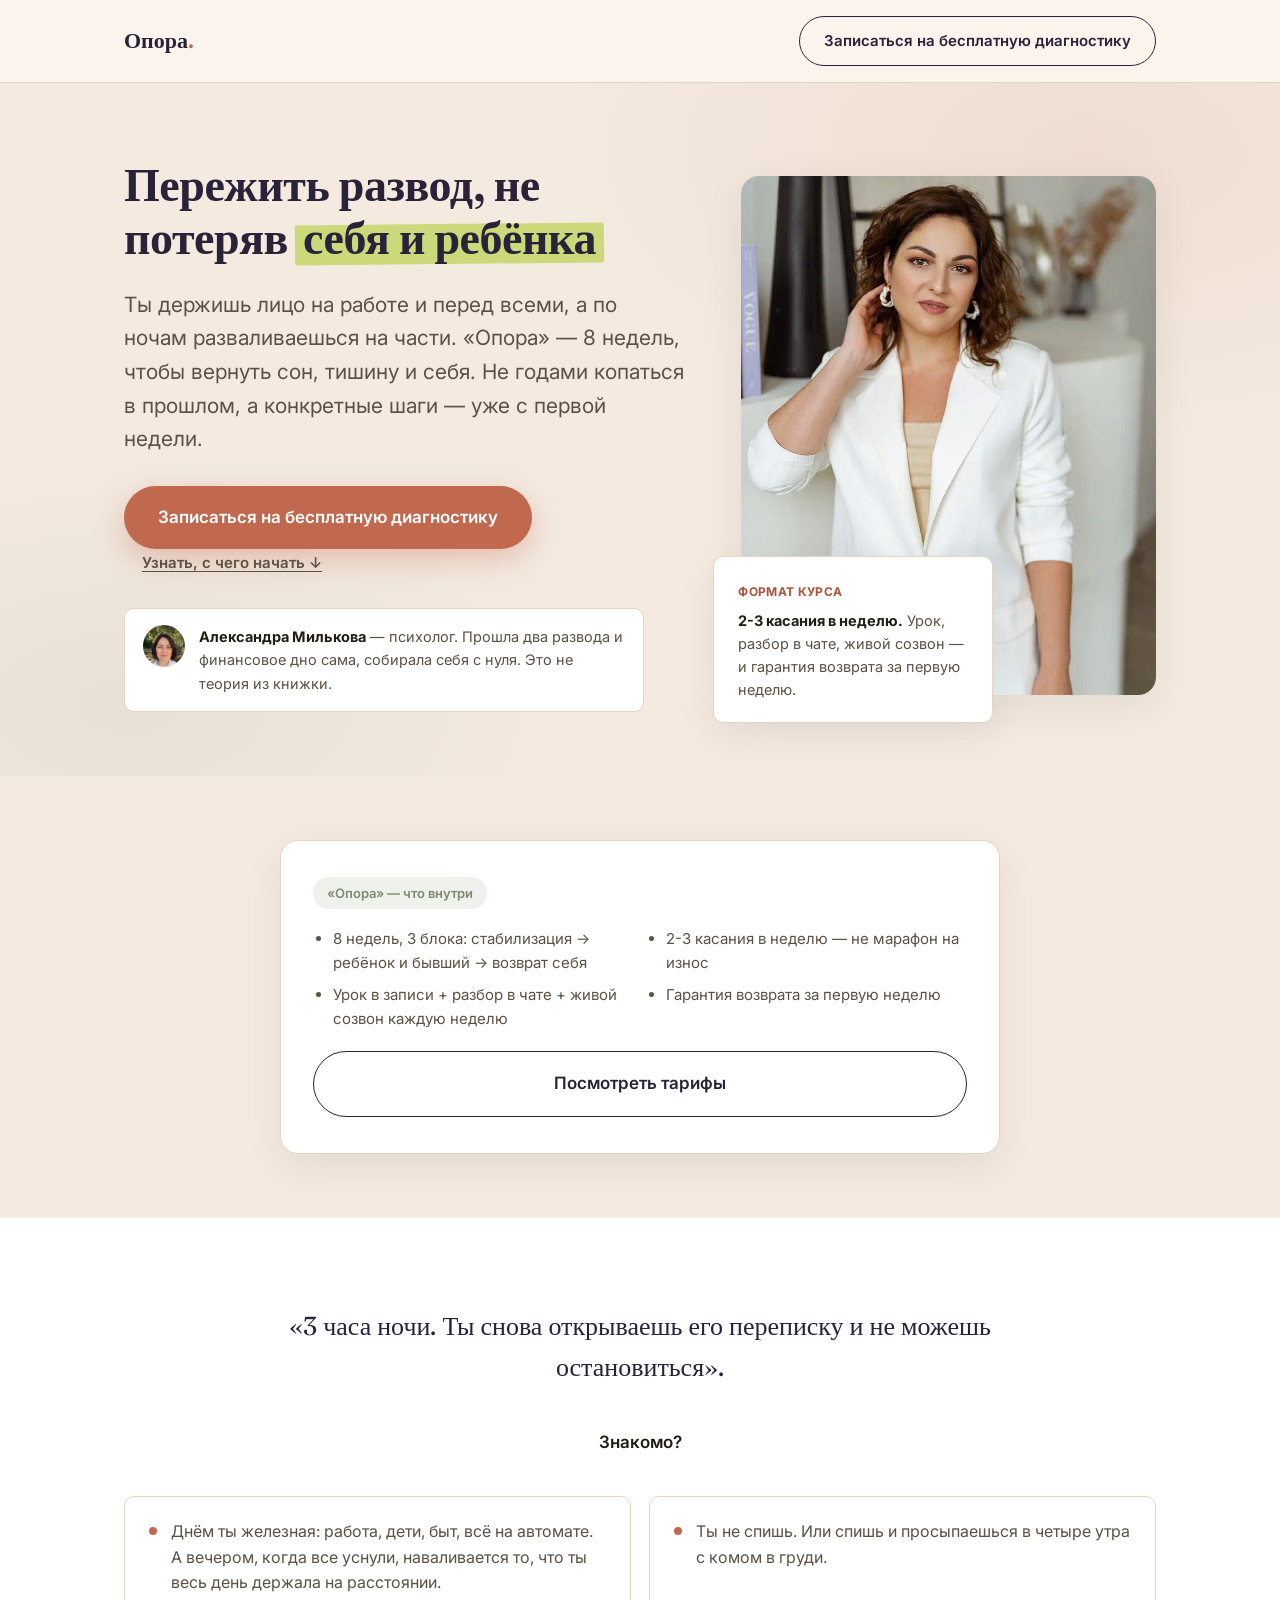
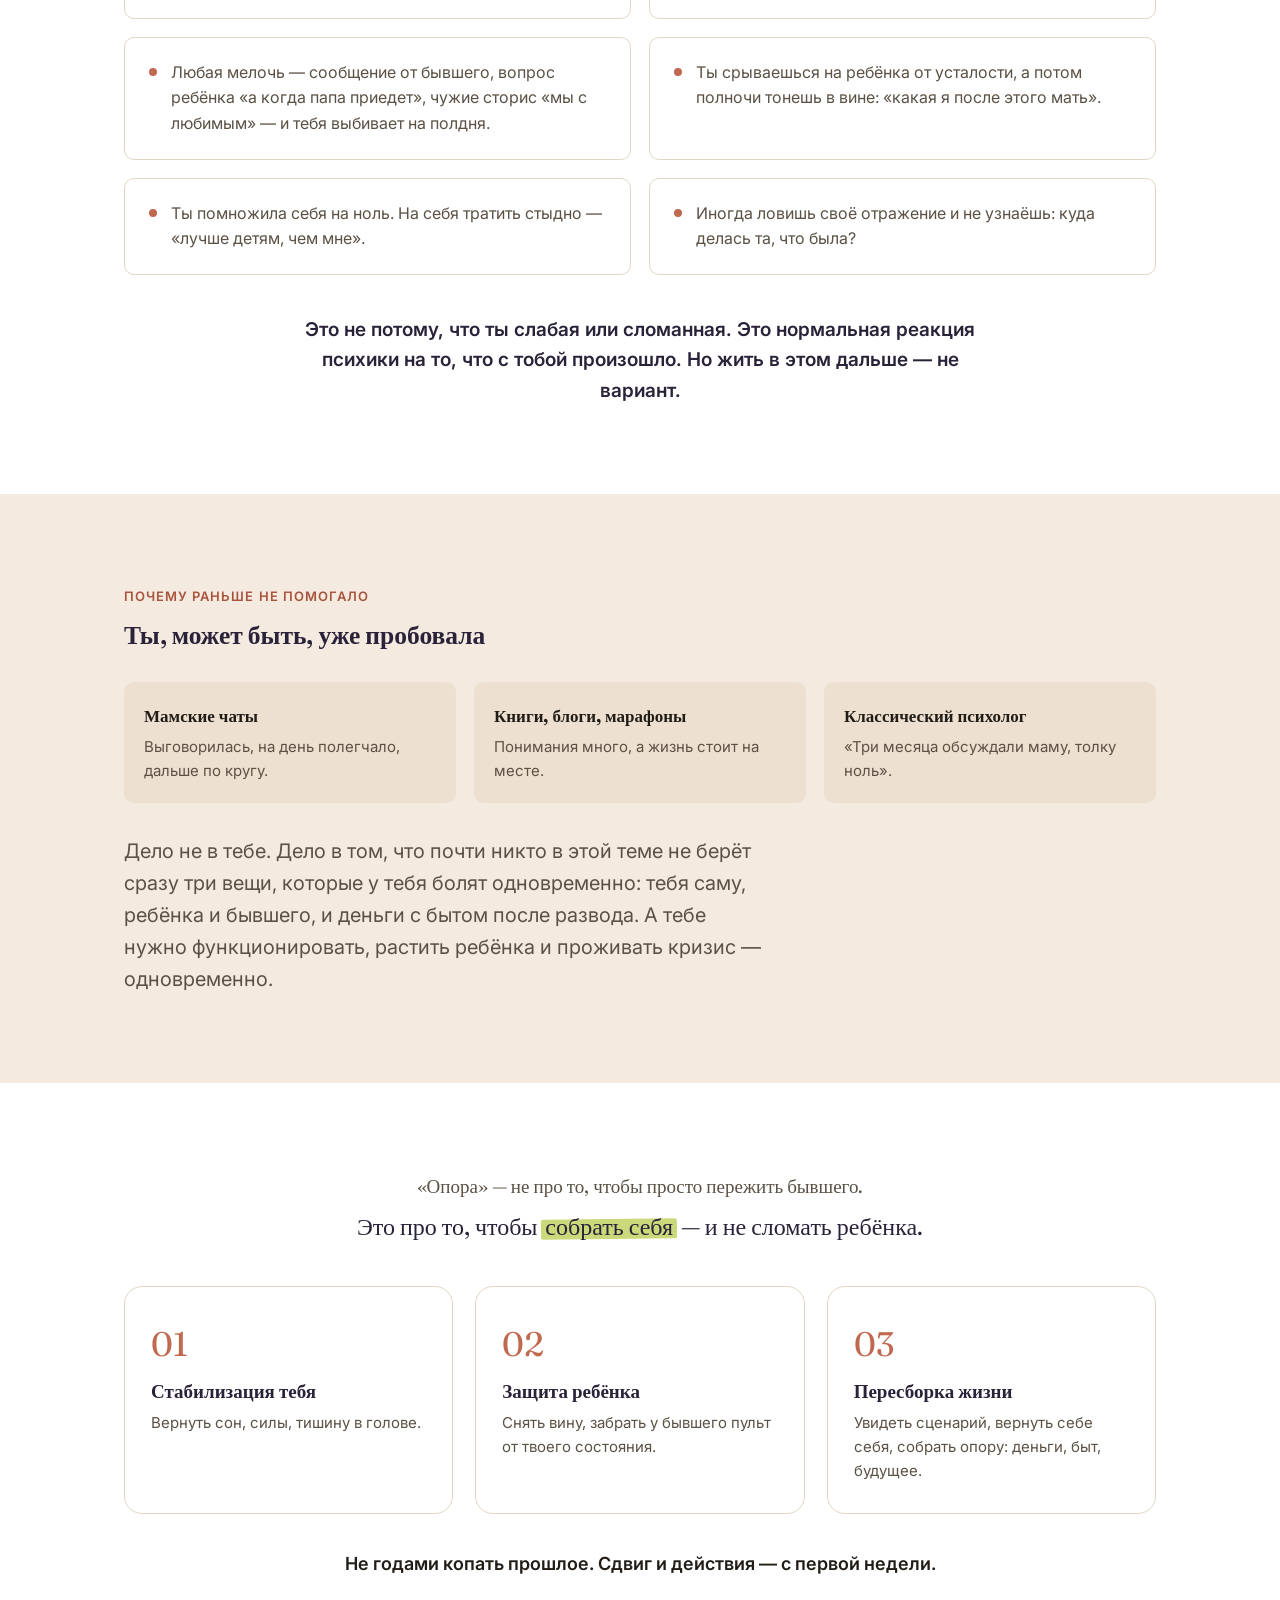
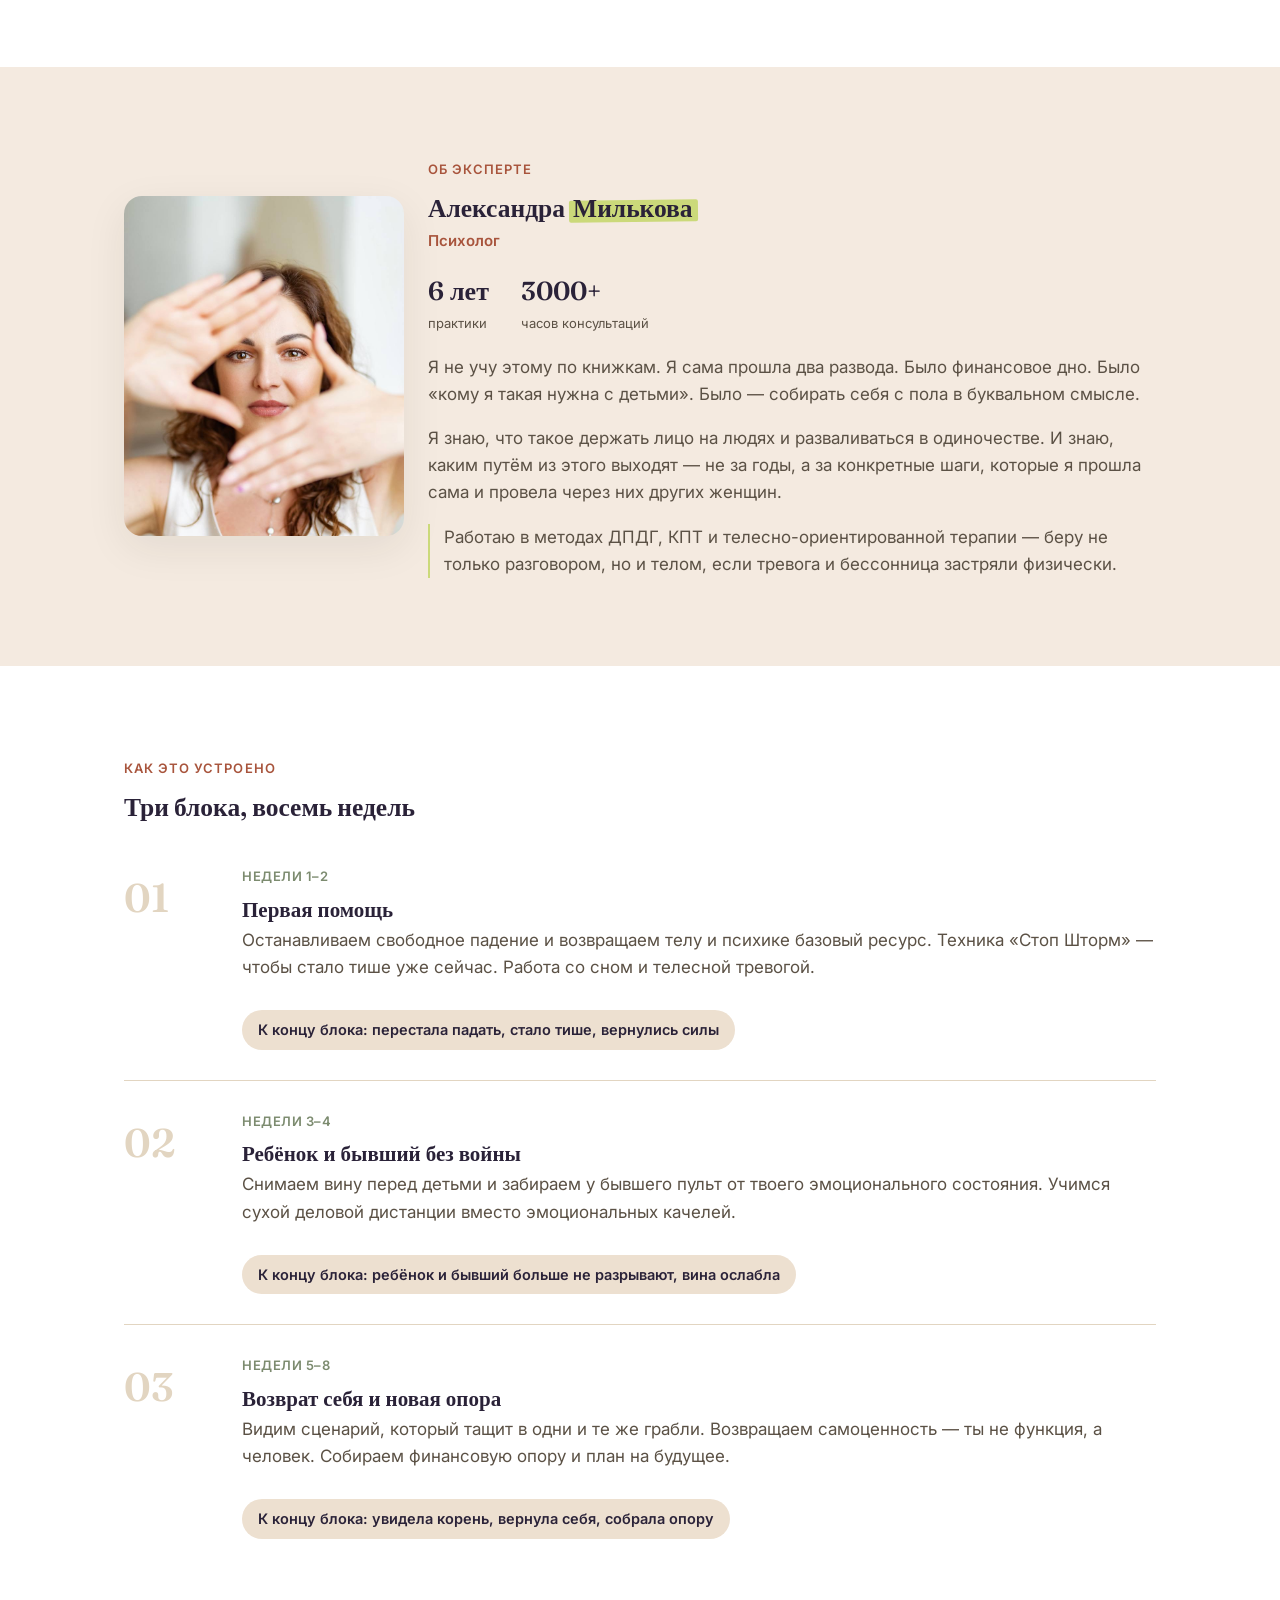
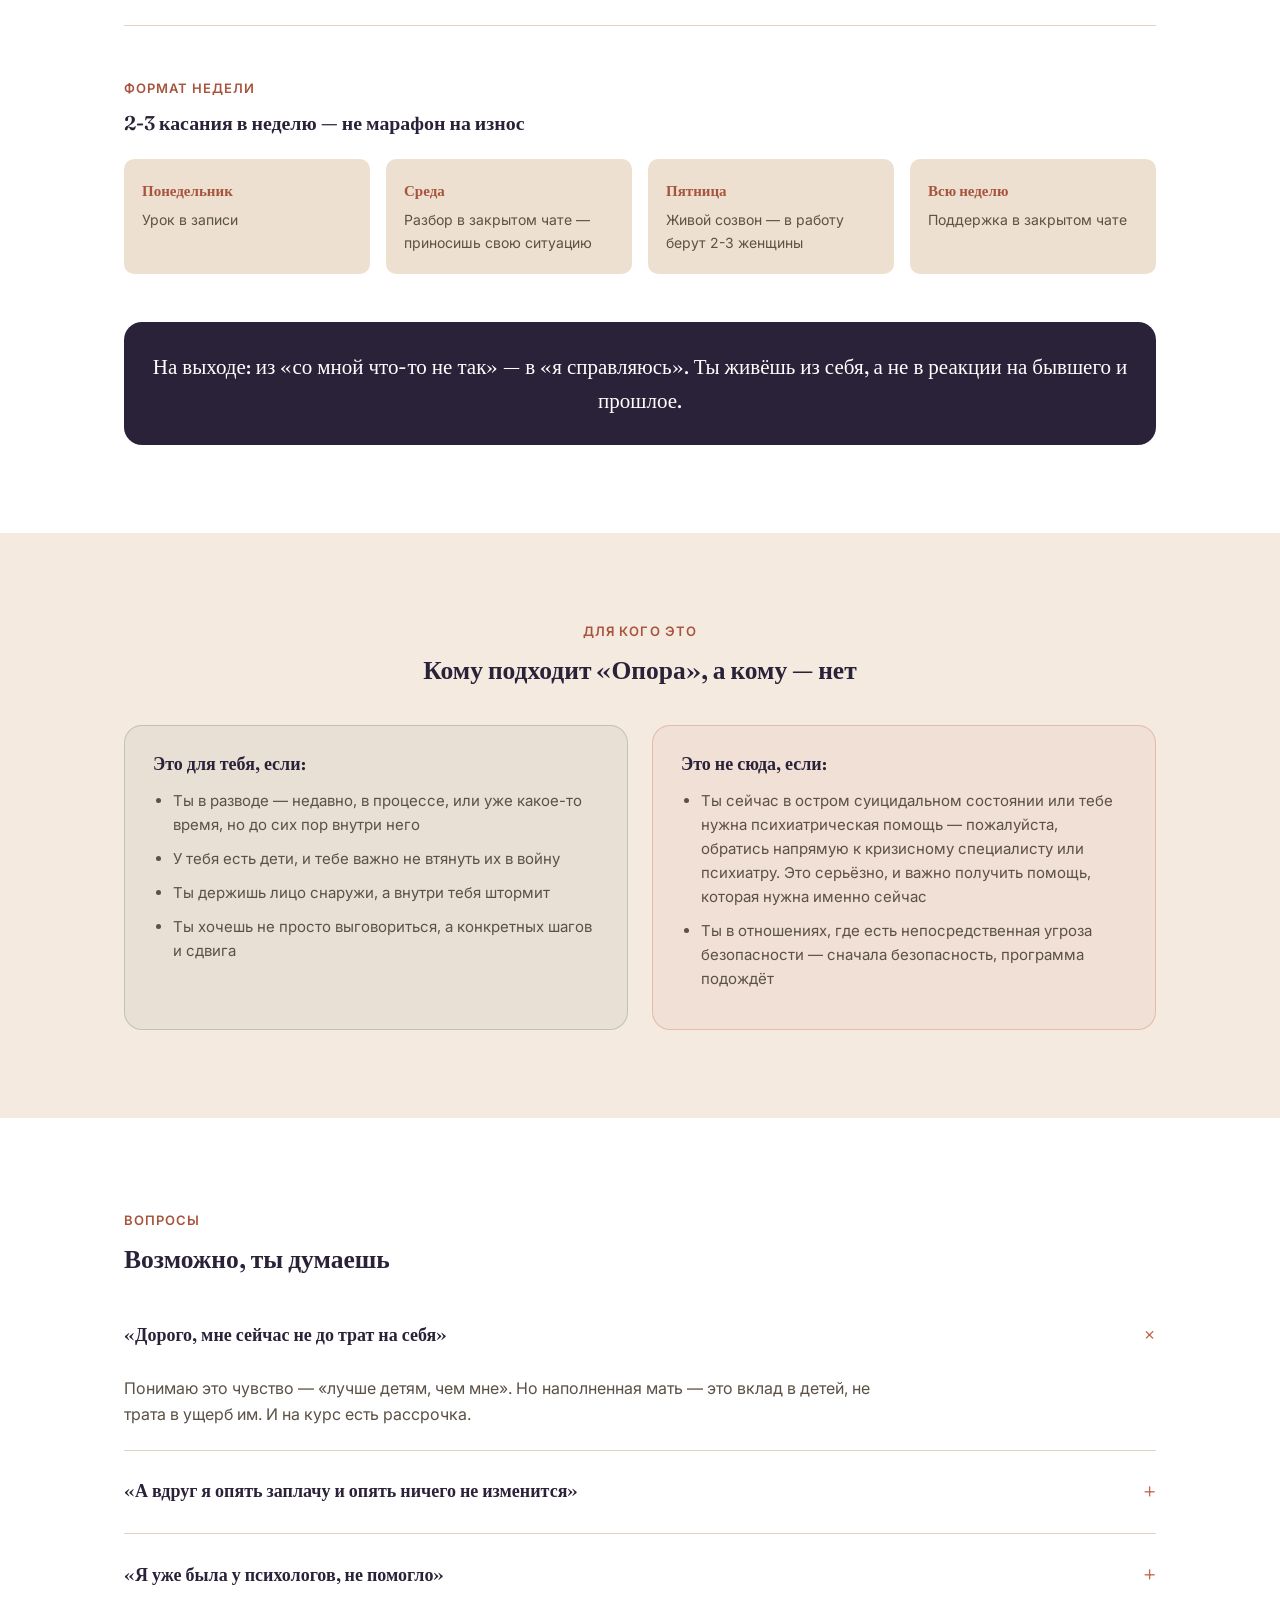
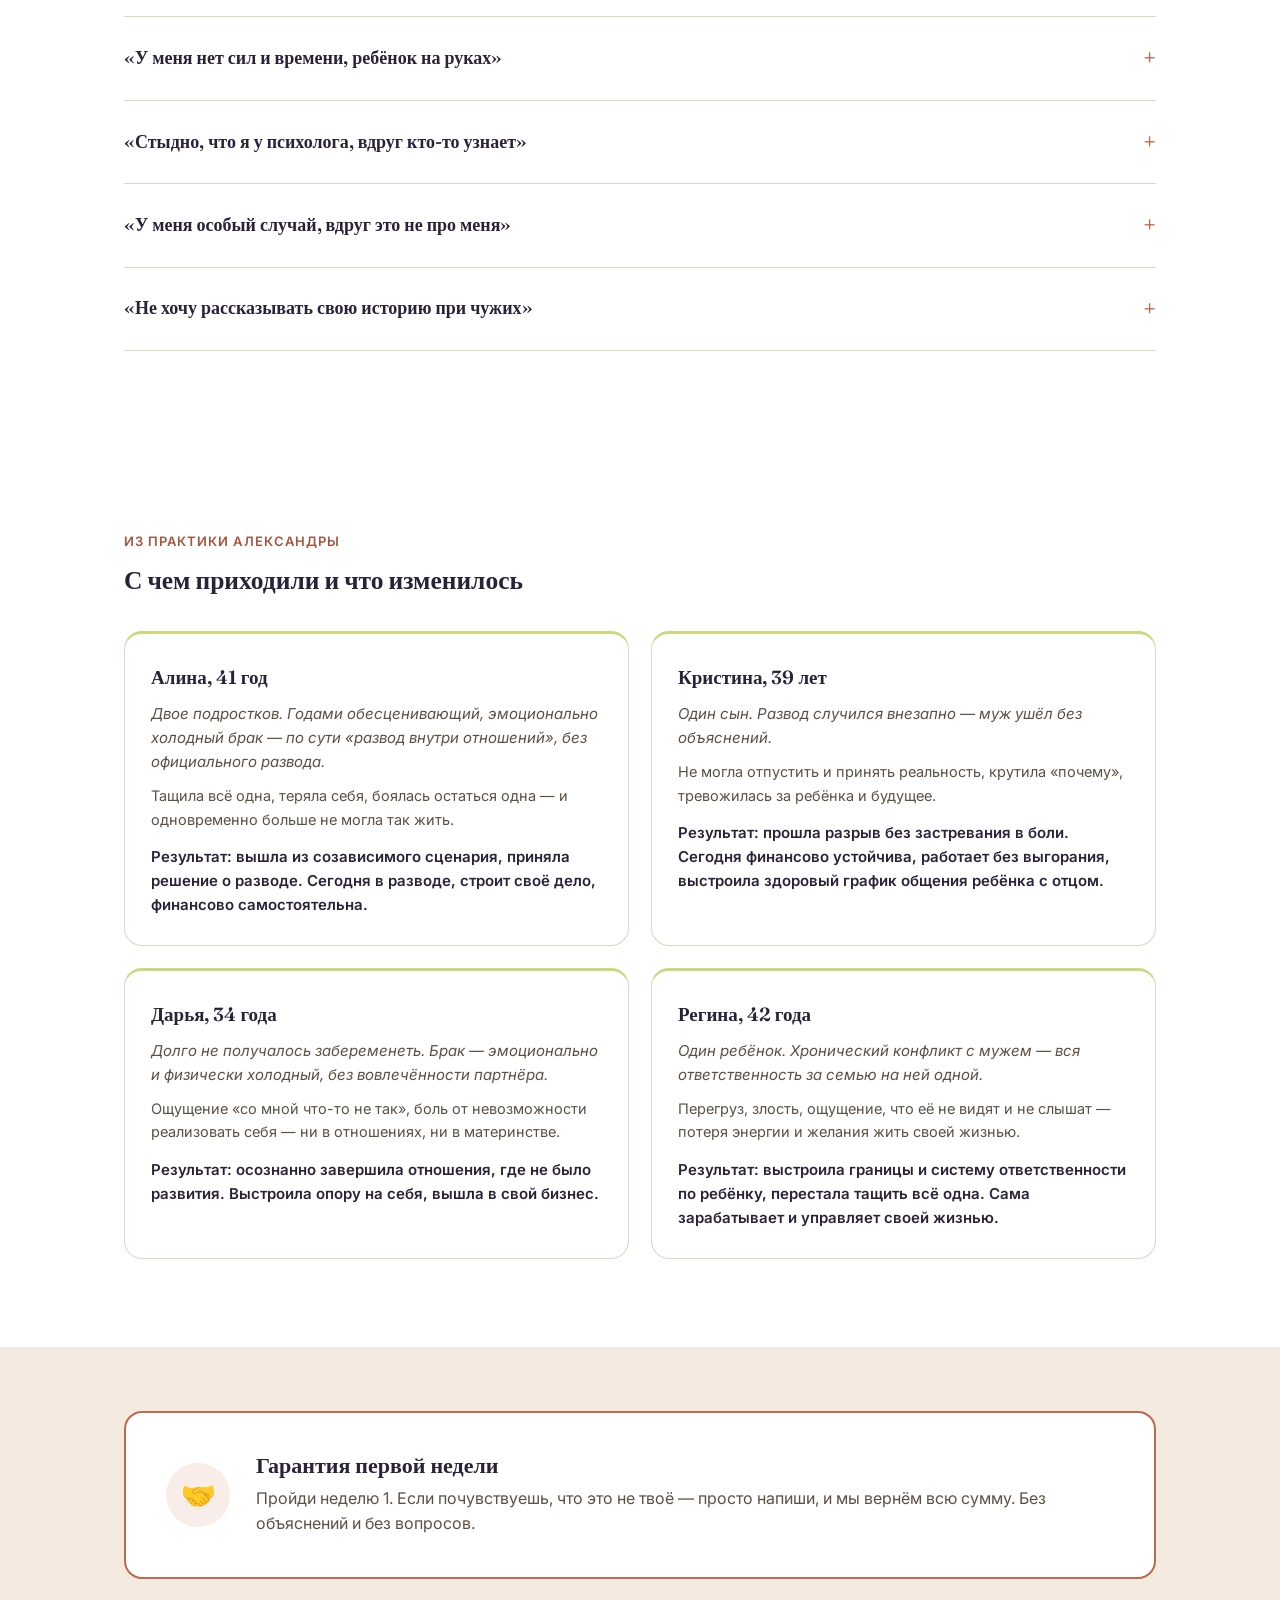
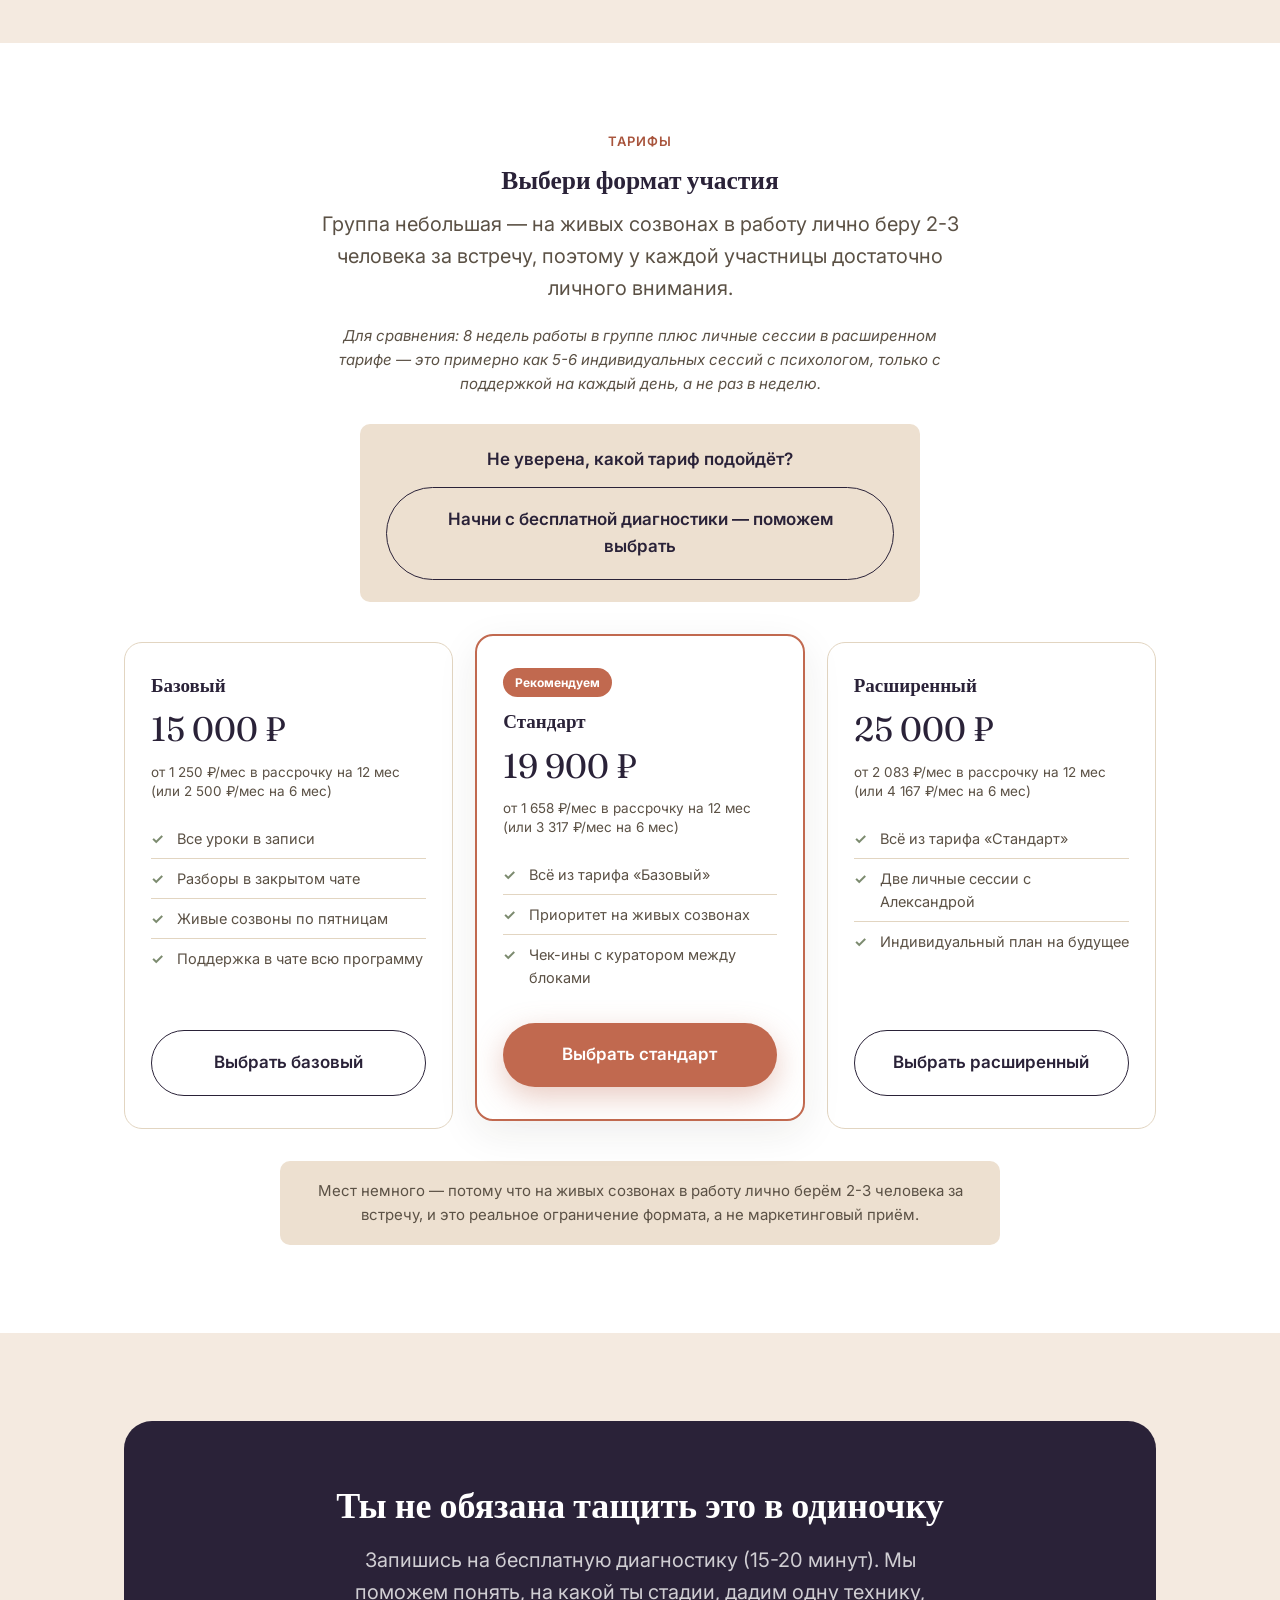
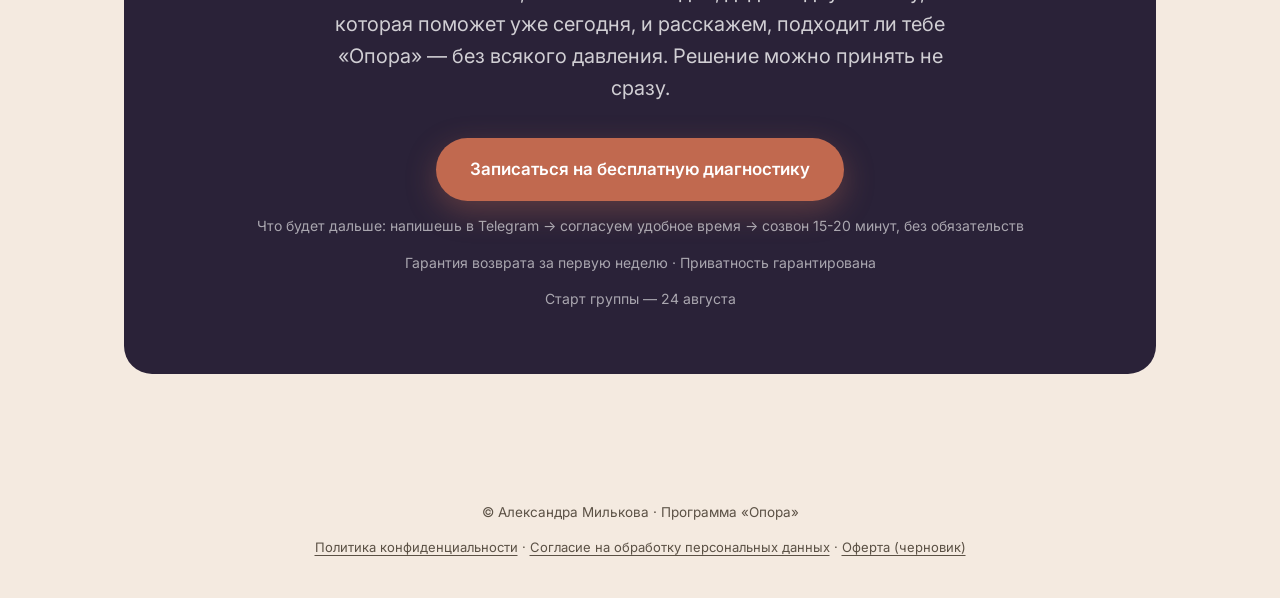
<file: index.html>
<!DOCTYPE html>
<html lang="ru">
<head>
<meta charset="UTF-8">
<meta name="viewport" content="width=device-width, initial-scale=1.0">
<title>Опора — программа для женщин с детьми в остром разводе</title>
<meta name="description" content="8-недельная программа психолога Александры Мильковой: вернуть сон, тишину и себя после развода, не втянув ребёнка в войну.">

<!-- Open Graph — замените og:url на реальный адрес после публикации -->
<meta property="og:type" content="website">
<meta property="og:title" content="Опора — пережить развод, не потеряв себя и ребёнка">
<meta property="og:description" content="8-недельная программа психолога Александры Мильковой для женщин с детьми в остром разводе. Вернуть сон, тишину и себя.">
<meta property="og:image" content="img/hero-portrait.jpg">
<meta name="twitter:card" content="summary_large_image">

<link rel="icon" href="favicon.svg" type="image/svg+xml">
<link rel="preconnect" href="https://fonts.googleapis.com">
<link rel="preconnect" href="https://fonts.gstatic.com" crossorigin>
<link href="https://fonts.googleapis.com/css2?family=Fraunces:wght@500;600;700&family=Inter:wght@400;500;600;700&display=swap" rel="stylesheet">
<link rel="stylesheet" href="styles.css">
</head>
<body>

<header class="site-header">
  <div class="wrap">
    <div class="logo">Опора<span>.</span></div>
    <a href="#cta" class="btn btn--ghost header-cta">Записаться на бесплатную диагностику</a>
  </div>
</header>

<!-- HERO -->
<section class="hero">
  <div class="wrap hero-grid">
    <div>
      <h1>Пережить развод, не потеряв <span class="highlight">себя и ребёнка</span></h1>
      <p class="lede">Ты держишь лицо на работе и перед всеми, а по ночам разваливаешься на части. «Опора» — 8 недель, чтобы вернуть сон, тишину и себя. Не годами копаться в прошлом, а конкретные шаги — уже с первой недели.</p>
      <a href="#cta" class="btn btn--primary">Записаться на бесплатную диагностику</a>
      <a href="#program" class="btn-link-secondary">Узнать, с чего начать ↓</a>
      <div class="trust-bar">
        <img class="avatar" src="img/avatar.jpg" alt="Александра Милькова">
        <p><strong>Александра Милькова</strong> — психолог. Прошла два развода и финансовое дно сама, собирала себя с нуля. Это не теория из книжки.</p>
      </div>
    </div>
    <div class="hero-photo-wrap">
      <img class="hero-photo" src="img/hero-portrait.jpg" alt="Александра Милькова, психолог">
      <div class="floating-badge">
        <span class="tag">Формат курса</span>
        <p><strong>2-3 касания в неделю.</strong> Урок, разбор в чате, живой созвон — и гарантия возврата за первую неделю.</p>
      </div>
    </div>
  </div>
</section>

<section class="section--tight">
  <div class="wrap">
    <div class="hero-card" style="max-width:720px; margin:0 auto;">
      <span class="tag">«Опора» — что внутри</span>
      <ul style="columns:2; column-gap:32px;">
        <li>8 недель, 3 блока: стабилизация → ребёнок и бывший → возврат себя</li>
        <li>Урок в записи + разбор в чате + живой созвон каждую неделю</li>
        <li>2-3 касания в неделю — не марафон на износ</li>
        <li>Гарантия возврата за первую неделю</li>
      </ul>
      <a href="#pricing" class="btn btn--ghost" style="width:100%; justify-content:center;">Посмотреть тарифы</a>
    </div>
  </div>
</section>

<!-- PROBLEM -->
<section class="section section--alt">
  <div class="wrap">
    <p class="quote-line center">«3 часа ночи. Ты снова открываешь его переписку и не можешь остановиться».</p>
    <p class="center" style="font-weight:600; margin-bottom:8px;">Знакомо?</p>
    <div class="pain-grid">
      <div class="pain-item"><span class="mark"></span><p>Днём ты железная: работа, дети, быт, всё на автомате. А вечером, когда все уснули, наваливается то, что ты весь день держала на расстоянии.</p></div>
      <div class="pain-item"><span class="mark"></span><p>Ты не спишь. Или спишь и просыпаешься в четыре утра с комом в груди.</p></div>
      <div class="pain-item"><span class="mark"></span><p>Любая мелочь — сообщение от бывшего, вопрос ребёнка «а когда папа приедет», чужие сторис «мы с любимым» — и тебя выбивает на полдня.</p></div>
      <div class="pain-item"><span class="mark"></span><p>Ты срываешься на ребёнка от усталости, а потом полночи тонешь в вине: «какая я после этого мать».</p></div>
      <div class="pain-item"><span class="mark"></span><p>Ты помножила себя на ноль. На себя тратить стыдно — «лучше детям, чем мне».</p></div>
      <div class="pain-item"><span class="mark"></span><p>Иногда ловишь своё отражение и не узнаёшь: куда делась та, что была?</p></div>
    </div>
    <p class="reassure center">Это не потому, что ты слабая или сломанная. Это нормальная реакция психики на то, что с тобой произошло. Но жить в этом дальше — не вариант.</p>
  </div>
</section>

<!-- WHY DIDN'T WORK -->
<section class="section">
  <div class="wrap">
    <span class="eyebrow">Почему раньше не помогало</span>
    <h2>Ты, может быть, уже пробовала</h2>
    <div class="tried-list">
      <div class="tried-item"><strong>Мамские чаты</strong>Выговорилась, на день полегчало, дальше по кругу.</div>
      <div class="tried-item"><strong>Книги, блоги, марафоны</strong>Понимания много, а жизнь стоит на месте.</div>
      <div class="tried-item"><strong>Классический психолог</strong>«Три месяца обсуждали маму, толку ноль».</div>
    </div>
    <p class="lede">Дело не в тебе. Дело в том, что почти никто в этой теме не берёт сразу три вещи, которые у тебя болят одновременно: тебя саму, ребёнка и бывшего, и деньги с бытом после развода. А тебе нужно функционировать, растить ребёнка и проживать кризис — одновременно.</p>
  </div>
</section>

<!-- SOLUTION / PILLARS -->
<section class="section section--alt">
  <div class="wrap">
    <p class="solution-tagline">
      <span class="strike">«Опора» — не про то, чтобы просто пережить бывшего.</span>
      Это про то, чтобы <span class="highlight">собрать себя</span> — и не сломать ребёнка.
    </p>
    <div class="pillars">
      <div class="pillar">
        <div class="num">01</div>
        <h3>Стабилизация тебя</h3>
        <p>Вернуть сон, силы, тишину в голове.</p>
      </div>
      <div class="pillar">
        <div class="num">02</div>
        <h3>Защита ребёнка</h3>
        <p>Снять вину, забрать у бывшего пульт от твоего состояния.</p>
      </div>
      <div class="pillar">
        <div class="num">03</div>
        <h3>Пересборка жизни</h3>
        <p>Увидеть сценарий, вернуть себе себя, собрать опору: деньги, быт, будущее.</p>
      </div>
    </div>
    <p class="center" style="margin-top:36px; font-weight:600; font-size:18px;">Не годами копать прошлое. Сдвиг и действия — с первой недели.</p>
  </div>
</section>

<!-- ABOUT EXPERT -->
<section class="section">
  <div class="wrap expert">
    <div>
      <img class="expert-photo" src="img/about-portrait.jpg" alt="Александра Милькова — психолог" loading="lazy">
    </div>
    <div>
      <span class="eyebrow">Об эксперте</span>
      <h2>Александра <span class="highlight">Милькова</span></h2>
      <p class="role">Психолог</p>
      <div class="expert-stats">
        <div class="stat"><span class="stat-num">6 лет</span><span class="stat-label">практики</span></div>
        <div class="stat"><span class="stat-num">3000+</span><span class="stat-label">часов консультаций</span></div>
      </div>
      <p>Я не учу этому по книжкам. Я сама прошла два развода. Было финансовое дно. Было «кому я такая нужна с детьми». Было — собирать себя с пола в буквальном смысле.</p>
      <p>Я знаю, что такое держать лицо на людях и разваливаться в одиночестве. И знаю, каким путём из этого выходят — не за годы, а за конкретные шаги, которые я прошла сама и провела через них других женщин.</p>
      <p class="credentials">Работаю в методах ДПДГ, КПТ и телесно-ориентированной терапии — беру не только разговором, но и телом, если тревога и бессонница застряли физически.</p>
    </div>
  </div>
</section>

<!-- PROGRAM STRUCTURE -->
<section class="section section--alt" id="program">
  <div class="wrap">
    <span class="eyebrow">Как это устроено</span>
    <h2 style="margin-bottom:36px;">Три блока, восемь недель</h2>

    <div class="block">
      <div class="block-num">01</div>
      <div>
        <div class="weeks">Недели 1–2</div>
        <h3>Первая помощь</h3>
        <p>Останавливаем свободное падение и возвращаем телу и психике базовый ресурс. Техника «Стоп Шторм» — чтобы стало тише уже сейчас. Работа со сном и телесной тревогой.</p>
        <span class="marker">К концу блока: перестала падать, стало тише, вернулись силы</span>
      </div>
    </div>

    <div class="block">
      <div class="block-num">02</div>
      <div>
        <div class="weeks">Недели 3–4</div>
        <h3>Ребёнок и бывший без войны</h3>
        <p>Снимаем вину перед детьми и забираем у бывшего пульт от твоего эмоционального состояния. Учимся сухой деловой дистанции вместо эмоциональных качелей.</p>
        <span class="marker">К концу блока: ребёнок и бывший больше не разрывают, вина ослабла</span>
      </div>
    </div>

    <div class="block">
      <div class="block-num">03</div>
      <div>
        <div class="weeks">Недели 5–8</div>
        <h3>Возврат себя и новая опора</h3>
        <p>Видим сценарий, который тащит в одни и те же грабли. Возвращаем самоценность — ты не функция, а человек. Собираем финансовую опору и план на будущее.</p>
        <span class="marker">К концу блока: увидела корень, вернула себя, собрала опору</span>
      </div>
    </div>

    <div class="rhythm">
      <span class="eyebrow">Формат недели</span>
      <h3>2-3 касания в неделю — не марафон на износ</h3>
      <div class="rhythm-grid">
        <div class="rhythm-item"><div class="day">Понедельник</div><p>Урок в записи</p></div>
        <div class="rhythm-item"><div class="day">Среда</div><p>Разбор в закрытом чате — приносишь свою ситуацию</p></div>
        <div class="rhythm-item"><div class="day">Пятница</div><p>Живой созвон — в работу берут 2-3 женщины</p></div>
        <div class="rhythm-item"><div class="day">Всю неделю</div><p>Поддержка в закрытом чате</p></div>
      </div>
    </div>

    <div class="outcome-banner">
      <p>На выходе: из «со мной что-то не так» — в «я справляюсь». Ты живёшь из себя, а не в реакции на бывшего и прошлое.</p>
    </div>
  </div>
</section>

<!-- FOR WHOM -->
<section class="section">
  <div class="wrap">
    <span class="eyebrow center" style="display:block; text-align:center;">Для кого это</span>
    <h2 class="center" style="margin-bottom:36px;">Кому подходит «Опора», а кому — нет</h2>
    <div class="forwhom-grid">
      <div class="forwhom-card yes">
        <h3>Это для тебя, если:</h3>
        <ul>
          <li>Ты в разводе — недавно, в процессе, или уже какое-то время, но до сих пор внутри него</li>
          <li>У тебя есть дети, и тебе важно не втянуть их в войну</li>
          <li>Ты держишь лицо снаружи, а внутри тебя штормит</li>
          <li>Ты хочешь не просто выговориться, а конкретных шагов и сдвига</li>
        </ul>
      </div>
      <div class="forwhom-card no">
        <h3>Это не сюда, если:</h3>
        <ul>
          <li>Ты сейчас в остром суицидальном состоянии или тебе нужна психиатрическая помощь — пожалуйста, обратись напрямую к кризисному специалисту или психиатру. Это серьёзно, и важно получить помощь, которая нужна именно сейчас</li>
          <li>Ты в отношениях, где есть непосредственная угроза безопасности — сначала безопасность, программа подождёт</li>
        </ul>
      </div>
    </div>
  </div>
</section>

<!-- FAQ -->
<section class="section section--alt">
  <div class="wrap">
    <span class="eyebrow">Вопросы</span>
    <h2 style="margin-bottom:20px;">Возможно, ты думаешь</h2>

    <details class="faq-item" open>
      <summary>«Дорого, мне сейчас не до трат на себя»</summary>
      <div class="answer">Понимаю это чувство — «лучше детям, чем мне». Но наполненная мать — это вклад в детей, не трата в ущерб им. И на курс есть рассрочка.</div>
    </details>
    <details class="faq-item">
      <summary>«А вдруг я опять заплачу и опять ничего не изменится»</summary>
      <div class="answer">Именно поэтому у нас гарантия возврата за первую неделю. Прошла неделю 1, поняла, что не твоё — забираешь деньги полностью, без вопросов.</div>
    </details>
    <details class="faq-item">
      <summary>«Я уже была у психологов, не помогло»</summary>
      <div class="answer">Здесь не про годами копаться в детстве. Про сценарий, который рулит сейчас, и про конкретные действия с первой недели.</div>
    </details>
    <details class="faq-item">
      <summary>«У меня нет сил и времени, ребёнок на руках»</summary>
      <div class="answer">Формат — 2-3 касания в неделю, а не ежедневные домашние задания. Это специально спроектировано для тех, у кого нет ресурса на марафон.</div>
    </details>
    <details class="faq-item">
      <summary>«Стыдно, что я у психолога, вдруг кто-то узнает»</summary>
      <div class="answer">Всё происходит в закрытом формате: закрытый чат, встречи по ссылке. Твоя история остаётся между нами.</div>
    </details>
    <details class="faq-item">
      <summary>«У меня особый случай, вдруг это не про меня»</summary>
      <div class="answer">Беру и сложные случаи — суд, конфликтный бывший, тяжёлое расставание. Расскажи о своей ситуации на бесплатной диагностике, и станет понятно, подходит ли формат именно тебе.</div>
    </details>
    <details class="faq-item">
      <summary>«Не хочу рассказывать свою историю при чужих»</summary>
      <div class="answer">Не обязательно. В работу на созвонах берут 2-3 человека за встречу, остальные могут просто слушать и узнавать себя — говорить о своей ситуации вслух никто не заставляет. А то, что ты пишешь в личном чате с куратором, видит только куратор.</div>
    </details>
  </div>
</section>

<!-- CASES -->
<section class="section section--alt">
  <div class="wrap">
    <span class="eyebrow">Из практики Александры</span>
    <h2 style="margin-bottom:36px;">С чем приходили и что изменилось</h2>
    <div class="case-grid">
      <div class="case-card">
        <p class="case-name">Алина, 41 год</p>
        <p class="case-situation">Двое подростков. Годами обесценивающий, эмоционально холодный брак — по сути «развод внутри отношений», без официального развода.</p>
        <p class="case-body">Тащила всё одна, теряла себя, боялась остаться одна — и одновременно больше не могла так жить.</p>
        <p class="case-result">Результат: вышла из созависимого сценария, приняла решение о разводе. Сегодня в разводе, строит своё дело, финансово самостоятельна.</p>
      </div>
      <div class="case-card">
        <p class="case-name">Кристина, 39 лет</p>
        <p class="case-situation">Один сын. Развод случился внезапно — муж ушёл без объяснений.</p>
        <p class="case-body">Не могла отпустить и принять реальность, крутила «почему», тревожилась за ребёнка и будущее.</p>
        <p class="case-result">Результат: прошла разрыв без застревания в боли. Сегодня финансово устойчива, работает без выгорания, выстроила здоровый график общения ребёнка с отцом.</p>
      </div>
      <div class="case-card">
        <p class="case-name">Дарья, 34 года</p>
        <p class="case-situation">Долго не получалось забеременеть. Брак — эмоционально и физически холодный, без вовлечённости партнёра.</p>
        <p class="case-body">Ощущение «со мной что-то не так», боль от невозможности реализовать себя — ни в отношениях, ни в материнстве.</p>
        <p class="case-result">Результат: осознанно завершила отношения, где не было развития. Выстроила опору на себя, вышла в свой бизнес.</p>
      </div>
      <div class="case-card">
        <p class="case-name">Регина, 42 года</p>
        <p class="case-situation">Один ребёнок. Хронический конфликт с мужем — вся ответственность за семью на ней одной.</p>
        <p class="case-body">Перегруз, злость, ощущение, что её не видят и не слышат — потеря энергии и желания жить своей жизнью.</p>
        <p class="case-result">Результат: выстроила границы и систему ответственности по ребёнку, перестала тащить всё одна. Сама зарабатывает и управляет своей жизнью.</p>
      </div>
    </div>
  </div>
</section>

<!-- GUARANTEE -->
<section class="section section--tight">
  <div class="wrap">
    <div class="guarantee">
      <div class="icon">🤝</div>
      <div>
        <h3>Гарантия первой недели</h3>
        <p>Пройди неделю 1. Если почувствуешь, что это не твоё — просто напиши, и мы вернём всю сумму. Без объяснений и без вопросов.</p>
      </div>
    </div>
  </div>
</section>

<!-- PRICING -->
<section class="section section--alt" id="pricing">
  <div class="wrap">
    <span class="eyebrow center" style="display:block; text-align:center;">Тарифы</span>
    <h2 class="center">Выбери формат участия</h2>
    <p class="lede center">Группа небольшая — на живых созвонах в работу лично беру 2-3 человека за встречу, поэтому у каждой участницы достаточно личного внимания.</p>
    <p class="price-anchor center">Для сравнения: 8 недель работы в группе плюс личные сессии в расширенном тарифе — это примерно как 5-6 индивидуальных сессий с психологом, только с поддержкой на каждый день, а не раз в неделю.</p>

    <div class="not-sure-callout">
      <p>Не уверена, какой тариф подойдёт?</p>
      <a href="#cta" class="btn btn--ghost">Начни с бесплатной диагностики — поможем выбрать</a>
    </div>

    <div class="pricing-grid">
      <div class="price-card">
        <h3>Базовый</h3>
        <div class="price">15 000 ₽ <small>от 1 250 ₽/мес в рассрочку на 12 мес (или 2 500 ₽/мес на 6 мес)</small></div>
        <ul>
          <li>Все уроки в записи</li>
          <li>Разборы в закрытом чате</li>
          <li>Живые созвоны по пятницам</li>
          <li>Поддержка в чате всю программу</li>
        </ul>
        <a href="https://t.me/alexgureeva?text=Здравствуйте! Хочу записаться на диагностику по курсу «Опора», интересует тариф «Базовый»" target="_blank" rel="noopener" class="btn btn--ghost" style="justify-content:center;">Выбрать базовый</a>
      </div>

      <div class="price-card featured">
        <span class="badge">Рекомендуем</span>
        <h3>Стандарт</h3>
        <div class="price">19 900 ₽ <small>от 1 658 ₽/мес в рассрочку на 12 мес (или 3 317 ₽/мес на 6 мес)</small></div>
        <ul>
          <li>Всё из тарифа «Базовый»</li>
          <li>Приоритет на живых созвонах</li>
          <li>Чек-ины с куратором между блоками</li>
        </ul>
        <a href="https://t.me/alexgureeva?text=Здравствуйте! Хочу записаться на диагностику по курсу «Опора», интересует тариф «Стандарт»" target="_blank" rel="noopener" class="btn btn--primary" style="justify-content:center;">Выбрать стандарт</a>
      </div>

      <div class="price-card">
        <h3>Расширенный</h3>
        <div class="price">25 000 ₽ <small>от 2 083 ₽/мес в рассрочку на 12 мес (или 4 167 ₽/мес на 6 мес)</small></div>
        <ul>
          <li>Всё из тарифа «Стандарт»</li>
          <li>Две личные сессии с Александрой</li>
          <li>Индивидуальный план на будущее</li>
        </ul>
        <a href="https://t.me/alexgureeva?text=Здравствуйте! Хочу записаться на диагностику по курсу «Опора», интересует тариф «Расширенный»" target="_blank" rel="noopener" class="btn btn--ghost" style="justify-content:center;">Выбрать расширенный</a>
      </div>
    </div>

    <p class="cohort-note">Мест немного — потому что на живых созвонах в работу лично берём 2-3 человека за встречу, и это реальное ограничение формата, а не маркетинговый приём.</p>
  </div>
</section>

<!-- FINAL CTA -->
<section class="section" id="cta">
  <div class="wrap">
    <div class="final-cta">
      <h2>Ты не обязана тащить это в одиночку</h2>
      <p class="lede center">Запишись на бесплатную диагностику (15-20 минут). Мы поможем понять, на какой ты стадии, дадим одну технику, которая поможет уже сегодня, и расскажем, подходит ли тебе «Опора» — без всякого давления. Решение можно принять не сразу.</p>
      <a href="https://t.me/alexgureeva?text=Здравствуйте! Хочу записаться на бесплатную диагностику по курсу «Опора»" target="_blank" rel="noopener" class="btn btn--primary">Записаться на бесплатную диагностику</a>
      <p class="btn-note">Что будет дальше: напишешь в Telegram → согласуем удобное время → созвон 15-20 минут, без обязательств</p>
      <p class="btn-note">Гарантия возврата за первую неделю · Приватность гарантирована</p>
      <p class="btn-note">Старт группы — 24 августа</p>
    </div>
  </div>
</section>

<footer class="site-footer">
  <div class="wrap">
    <p>© Александра Милькова · Программа «Опора»</p>
    <p class="legal-links">
      <a href="legal/privacy-policy.PDF" target="_blank" rel="noopener">Политика конфиденциальности</a>
      ·
      <a href="legal/personal-data-consent.PDF" target="_blank" rel="noopener">Согласие на обработку персональных данных</a>
      ·
      <a href="legal/oferta-CHERNOVIK.docx" target="_blank" rel="noopener">Оферта (черновик)</a>
    </p>
  </div>
</footer>

<div class="mobile-sticky-cta">
  <a href="https://t.me/alexgureeva?text=Здравствуйте! Хочу записаться на диагностику по курсу «Опора»" target="_blank" rel="noopener" class="btn btn--primary">Записаться на бесплатную диагностику</a>
</div>

</body>
</html>
</file>
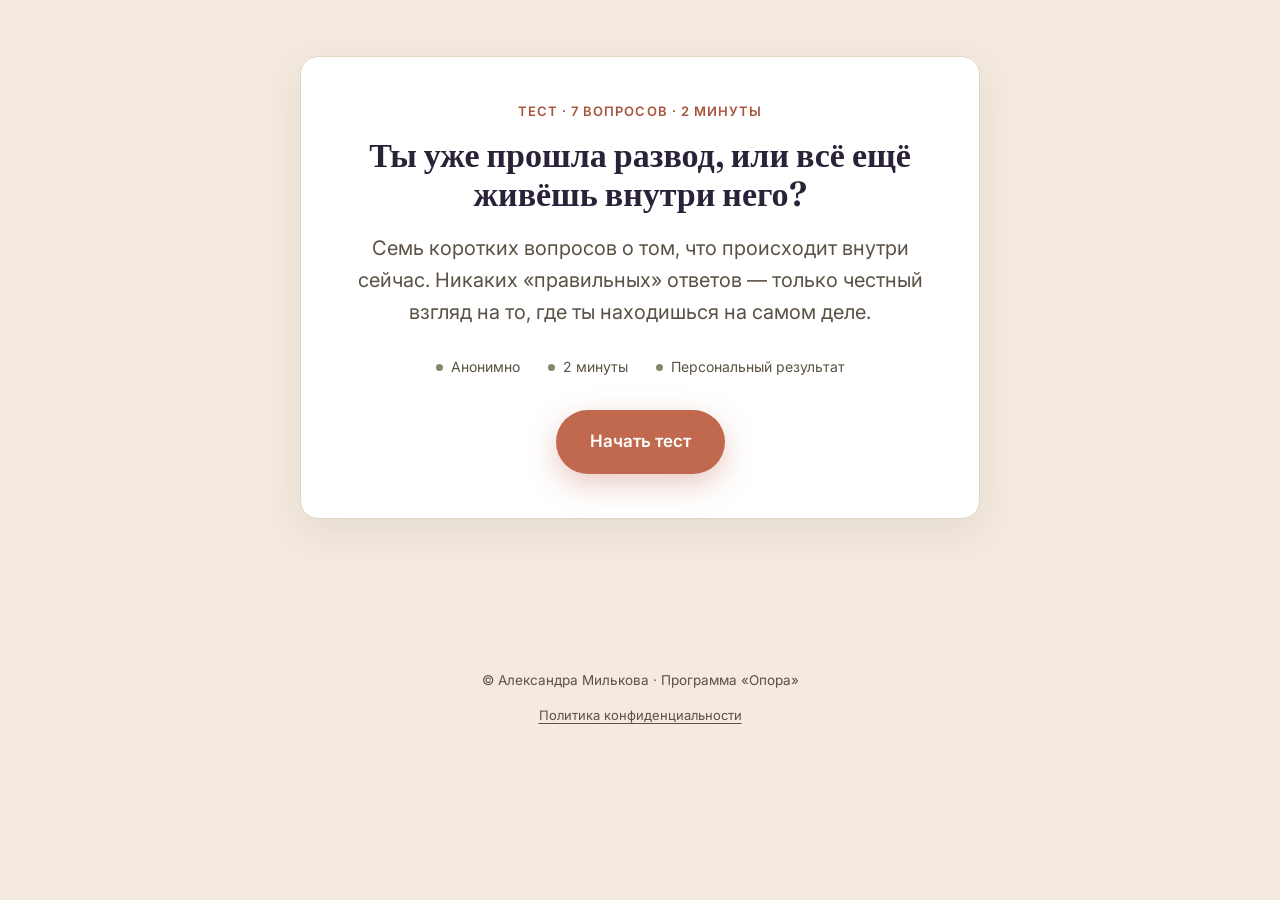
<file: test-razvod.html>
<!DOCTYPE html>
<html lang="ru">
<head>
<meta charset="UTF-8">
<meta name="viewport" content="width=device-width, initial-scale=1.0">
<title>Тест: ты уже прошла развод, или всё ещё живёшь внутри него — Опора</title>
<meta name="description" content="Семь вопросов, две минуты. Узнай, на какой стадии проживания развода ты находишься сейчас, и что поможет двигаться дальше.">

<meta property="og:type" content="website">
<meta property="og:title" content="Тест: ты уже прошла развод, или всё ещё живёшь внутри него">
<meta property="og:description" content="Семь вопросов, две минуты. Узнай, на какой стадии ты сейчас.">
<meta name="twitter:card" content="summary_large_image">

<link rel="icon" href="favicon.svg" type="image/svg+xml">
<link rel="preconnect" href="https://fonts.googleapis.com">
<link rel="preconnect" href="https://fonts.gstatic.com" crossorigin>
<link href="https://fonts.googleapis.com/css2?family=Fraunces:wght@500;600;700&family=Inter:wght@400;500;600;700&display=swap" rel="stylesheet">
<link rel="stylesheet" href="styles.css">
<style>
  /* ===== Quiz-specific additions, built on the same design tokens ===== */
  .quiz-section {
    padding: 56px 0 96px;
    min-height: 70vh;
  }
  .quiz-shell {
    max-width: 680px;
    margin: 0 auto;
  }
  .quiz-card {
    background: var(--white);
    border: 1px solid var(--line);
    border-radius: var(--radius);
    box-shadow: var(--shadow);
    padding: 44px;
  }

  /* Progress */
  .quiz-progress-wrap {
    max-width: 680px;
    margin: 0 auto 28px;
  }
  .quiz-progress-label {
    display: flex;
    justify-content: space-between;
    font-size: 13px;
    font-weight: 600;
    color: var(--ink-soft);
    margin-bottom: 8px;
  }
  .quiz-progress-track {
    height: 6px;
    background: var(--cream-dark);
    border-radius: 999px;
    overflow: hidden;
  }
  .quiz-progress-fill {
    height: 100%;
    background: var(--terracotta);
    border-radius: 999px;
    transition: width 0.35s ease;
    width: 0%;
  }

  /* Intro */
  .quiz-intro { text-align: center; }
  .quiz-intro .eyebrow { display: block; }
  .quiz-intro h1 {
    font-size: 34px;
    margin-bottom: 18px;
  }
  .quiz-meta {
    display: flex;
    justify-content: center;
    gap: 28px;
    margin: 28px 0 8px;
    flex-wrap: wrap;
  }
  .quiz-meta-item {
    font-size: 14px;
    color: var(--ink-soft);
    display: flex;
    align-items: center;
    gap: 8px;
  }
  .quiz-meta-item .dot {
    width: 7px; height: 7px;
    border-radius: 50%;
    background: var(--sage);
  }

  /* Question */
  .quiz-question-num {
    font-size: 13px;
    font-weight: 700;
    letter-spacing: 0.06em;
    text-transform: uppercase;
    color: var(--terracotta-dark);
    margin-bottom: 12px;
  }
  .quiz-question h2 {
    font-size: 24px;
    margin-bottom: 26px;
  }
  .quiz-options {
    display: flex;
    flex-direction: column;
    gap: 12px;
  }
  .quiz-option {
    display: flex;
    align-items: flex-start;
    gap: 14px;
    text-align: left;
    width: 100%;
    padding: 18px 20px;
    background: var(--cream-dark);
    border: 1.5px solid transparent;
    border-radius: var(--radius-sm);
    font-family: var(--sans);
    font-size: 15.5px;
    color: var(--ink);
    cursor: pointer;
    transition: border-color 0.15s ease, background 0.15s ease, transform 0.1s ease;
  }
  .quiz-option:hover {
    border-color: var(--terracotta);
    background: var(--white);
    transform: translateY(-1px);
  }
  .quiz-option .letter {
    flex: none;
    width: 28px; height: 28px;
    border-radius: 50%;
    background: var(--white);
    color: var(--plum-deep);
    font-family: var(--serif);
    font-weight: 600;
    font-size: 14px;
    display: flex;
    align-items: center;
    justify-content: center;
  }
  .quiz-option:hover .letter {
    background: var(--terracotta);
    color: var(--white);
  }

  .quiz-nav-back {
    display: inline-block;
    margin-top: 24px;
    font-size: 14px;
    font-weight: 600;
    color: var(--ink-soft);
    text-decoration: underline;
    text-underline-offset: 3px;
    background: none;
    border: none;
    cursor: pointer;
    padding: 0;
  }
  .quiz-nav-back:hover { color: var(--terracotta-dark); }

  /* Result */
  .quiz-result-badge {
    display: inline-block;
    font-size: 13px;
    font-weight: 700;
    color: var(--sage);
    background: rgba(124,139,111,0.12);
    padding: 6px 16px;
    border-radius: 999px;
    margin-bottom: 18px;
  }
  .quiz-result h2 {
    font-size: 28px;
    margin-bottom: 18px;
  }
  .quiz-result p {
    color: var(--ink-soft);
    font-size: 16.5px;
  }
  .quiz-result-next {
    margin-top: 26px;
    padding: 20px 22px;
    background: var(--cream-dark);
    border-radius: var(--radius-sm);
    font-size: 15px;
    color: var(--plum-deep);
    font-weight: 600;
  }
  .quiz-result-actions {
    margin-top: 30px;
    display: flex;
    flex-direction: column;
    gap: 14px;
    align-items: center;
  }
  .quiz-retake {
    background: none;
    border: none;
    font-size: 14px;
    font-weight: 600;
    color: var(--ink-soft);
    text-decoration: underline;
    text-underline-offset: 3px;
    cursor: pointer;
  }
  .quiz-retake:hover { color: var(--terracotta-dark); }

  .quiz-screen { display: none; }
  .quiz-screen.is-active { display: block; animation: quizFadeIn 0.4s ease; }
  @keyframes quizFadeIn {
    from { opacity: 0; transform: translateY(8px); }
    to { opacity: 1; transform: translateY(0); }
  }

  @media (max-width: 600px) {
    .quiz-card { padding: 28px 22px; }
    .quiz-intro h1 { font-size: 27px; }
    .quiz-question h2 { font-size: 20px; }
    .quiz-result h2 { font-size: 23px; }
    .quiz-meta { gap: 16px; }
  }
</style>
</head>
<body>

<section class="quiz-section">
  <div class="wrap">

    <div class="quiz-progress-wrap" id="progressWrap" style="display:none;">
      <div class="quiz-progress-label">
        <span id="progressLabel">Вопрос 1 из 7</span>
        <span id="progressPercent">0%</span>
      </div>
      <div class="quiz-progress-track"><div class="quiz-progress-fill" id="progressFill"></div></div>
    </div>

    <div class="quiz-shell">
      <div class="quiz-card">

        <!-- INTRO -->
        <div class="quiz-screen is-active" id="screen-intro">
          <div class="quiz-intro">
            <span class="eyebrow">Тест · 7 вопросов · 2 минуты</span>
            <h1>Ты уже прошла развод, или всё ещё живёшь внутри него?</h1>
            <p class="lede center">Семь коротких вопросов о том, что происходит внутри сейчас. Никаких «правильных» ответов — только честный взгляд на то, где ты находишься на самом деле.</p>
            <div class="quiz-meta">
              <span class="quiz-meta-item"><span class="dot"></span>Анонимно</span>
              <span class="quiz-meta-item"><span class="dot"></span>2 минуты</span>
              <span class="quiz-meta-item"><span class="dot"></span>Персональный результат</span>
            </div>
            <a href="#" class="btn btn--primary" id="startBtn" style="margin-top:24px;">Начать тест</a>
          </div>
        </div>

        <!-- QUESTIONS mount point -->
        <div class="quiz-screen" id="screen-question">
          <div class="quiz-question">
            <div class="quiz-question-num" id="qNum"></div>
            <h2 id="qText"></h2>
            <div class="quiz-options" id="qOptions"></div>
          </div>
          <button class="quiz-nav-back" id="backBtn">← Назад</button>
        </div>

        <!-- RESULT mount point -->
        <div class="quiz-screen" id="screen-result">
          <div class="quiz-result">
            <span class="quiz-result-badge" id="resultRange"></span>
            <h2 id="resultTitle"></h2>
            <p id="resultBody"></p>
            <div class="quiz-result-next">
              <p id="resultNext" style="margin:0;"></p>
            </div>
            <div class="quiz-result-actions">
              <a href="#" class="btn btn--primary" id="resultCta" target="_blank" rel="noopener"></a>
              <button class="quiz-retake" id="retakeBtn">Пройти тест ещё раз</button>
            </div>
          </div>
        </div>

      </div>
    </div>
  </div>
</section>

<footer class="site-footer">
  <div class="wrap">
    <p>© Александра Милькова · Программа «Опора»</p>
    <p class="legal-links">
      <a href="legal/privacy-policy.PDF" target="_blank" rel="noopener">Политика конфиденциальности</a>
    </p>
  </div>
</footer>

<script>
(function () {
  const questions = [
    {
      text: "Когда ты сейчас думаешь про бывшего, что происходит внутри?",
      options: [
        { letter: "А", text: "Всё ещё колотит, будто это случилось вчера", score: 1 },
        { letter: "Б", text: "Приходит злость или обида, но быстро отпускает", score: 2 },
        { letter: "В", text: "В основном спокойно, иногда царапает", score: 3 },
        { letter: "Г", text: "Почти ничего, будто про другого человека", score: 4 },
      ],
    },
    {
      text: "Что творится в голове перед сном?",
      options: [
        { letter: "А", text: "Прокручиваю разговоры, ищу где сорвалась и что можно было сделать иначе", score: 1 },
        { letter: "Б", text: "Иногда залипаю на переписке или его страницах", score: 2 },
        { letter: "В", text: "Думаю больше про завтрашние дела, чем про него", score: 3 },
        { letter: "Г", text: "Сплю нормально, мысли про него почти не всплывают", score: 4 },
      ],
    },
    {
      text: "Как ты реагируешь, когда узнаёшь, что у него кто-то появился?",
      options: [
        { letter: "А", text: "Внутри всё обрывается, будто дали под дых", score: 1 },
        { letter: "Б", text: "Неприятно, но быстро переключаюсь на свои дела", score: 2 },
        { letter: "В", text: "Немного царапает, а потом забываю", score: 3 },
        { letter: "Г", text: "Спокойно, даже рада, что у него всё наладилось", score: 4 },
      ],
    },
    {
      text: "Если подруга спросит, как твоя жизнь сейчас, что ты честно ответишь?",
      options: [
        { letter: "А", text: "Тащу всё одна, дом, дети, работа, а внутри пусто", score: 1 },
        { letter: "Б", text: "Держусь, но чувствую, что бегу как белка в колесе", score: 2 },
        { letter: "В", text: "В целом нормально, хотя иногда накрывает", score: 3 },
        { letter: "Г", text: "Появилась своя жизнь, свои планы, вкус к вещам вернулся", score: 4 },
      ],
    },
    {
      text: "Как у тебя дела с бытом и деньгами без него?",
      options: [
        { letter: "А", text: "Каждый месяц как выживание, считаю копейки и злюсь на эту зависимость", score: 1 },
        { letter: "Б", text: "С основным разобралась, но тревога рядом", score: 2 },
        { letter: "В", text: "Более-менее выстроила систему, справляюсь", score: 3 },
        { letter: "Г", text: "Чувствую опору, знаю, откуда придут деньги", score: 4 },
      ],
    },
    {
      text: "Что чувствуешь, когда видишь чужие «целые семьи»?",
      options: [
        { letter: "А", text: "Зависть режет, сравниваю себя с ними и проигрываю", score: 1 },
        { letter: "Б", text: "Немного тяжело, потом отпускает", score: 2 },
        { letter: "В", text: "Радуюсь за них, у меня своя история", score: 3 },
        { letter: "Г", text: "Вообще не сравниваю, живу свою жизнь", score: 4 },
      ],
    },
    {
      text: "Как часто прокручиваешь прошлое, ищешь где что пошло не так?",
      options: [
        { letter: "А", text: "Почти каждый день, застряла в этом", score: 1 },
        { letter: "Б", text: "Раз в неделю, когда что-то напоминает", score: 2 },
        { letter: "В", text: "Редко, разве что в разговоре с подругой или психологом", score: 3 },
        { letter: "Г", text: "Не прокручиваю, смотрю вперёд", score: 4 },
      ],
    },
  ];

  const results = [
    {
      min: 7, max: 11,
      title: "Ты всё ещё внутри шторма",
      body: "Развод для тебя не закрытая глава, а рана, которая до сих пор кровит. Мысли о бывшем сбивают дыхание, ночи проходят в прокрутке одних и тех же разговоров, а быт держится на голой воле. Это не слабость и не то, что ты делаешь что-то не так. Так выглядит острая фаза, через неё правда нужно пройти, и правда можно пройти быстрее, если рядом есть опора, а не только собственные силы.",
      next: "Дальше пришлём тебе гид про первые шаги, когда штормит сильнее всего, без советов из серии «просто отпусти».",
      ctaText: "Получить гид «Первые 7 дней» в Telegram",
      ctaLink: "https://t.me/Opora_guides_bot?start=storm",
    },
    {
      min: 12, max: 17,
      title: "Тащишь, но не живёшь",
      body: "Снаружи всё держится: дом стоит, дети накормлены, работа идёт. Внутри пусто, будто ты помножила себя на ноль ради того, чтобы остальные не заметили, что тебе тяжело. Это самая незаметная стадия, потому что со стороны кажется, что «уже нормально». На деле ты просто разучилась замечать себя в этом списке дел.",
      next: "Дальше покажем, как вернуть немного опоры себе, не разваливая при этом всё, что уже держишь.",
      ctaText: "Получить материал в Telegram",
      ctaLink: "https://t.me/Opora_guides_bot?start=notliving",
    },
    {
      min: 18, max: 23,
      title: "Почти отпустила, но старое ещё держит",
      body: "Ты уже во многом справилась, у тебя есть дни, когда легко, есть план, есть силы. Но иногда старое цепляет за ногу: то нужный человек снова не тот, то зависть кольнёт, то ночью накатит без повода. Это стадия на полпути, обидно застрять именно тут, когда основное уже сделано.",
      next: "Дальше разберём, что за сценарий тянет назад именно в такие моменты.",
      ctaText: "Получить гайд «Почему ты опять выбираешь не того» в Telegram",
      ctaLink: "https://t.me/Opora_guides_bot?start=almost",
    },
    {
      min: 24, max: 28,
      title: "Ты вышла, хотя сама не заметила",
      body: "У тебя получилось то, из-за чего многие годами ходят по кругу. Опора есть, быт выстроен, прошлое не рулит настроением. Возможно, ты даже не считала это достижением, просто жила. Это и есть та точка, откуда видно, куда расти дальше, не выживать, а строить.",
      next: "Дальше покажем, что имеет смысл делать на этом этапе, чтобы не откатиться назад в спокойные с виду месяцы.",
      ctaText: "Узнать про живой эфир в Telegram",
      ctaLink: "https://t.me/Opora_guides_bot?start=graduated",
    },
  ];

  let current = 0;
  const answers = new Array(questions.length).fill(null);

  const screens = {
    intro: document.getElementById("screen-intro"),
    question: document.getElementById("screen-question"),
    result: document.getElementById("screen-result"),
  };
  const progressWrap = document.getElementById("progressWrap");
  const progressLabel = document.getElementById("progressLabel");
  const progressPercent = document.getElementById("progressPercent");
  const progressFill = document.getElementById("progressFill");
  const qNum = document.getElementById("qNum");
  const qText = document.getElementById("qText");
  const qOptions = document.getElementById("qOptions");
  const backBtn = document.getElementById("backBtn");

  function showScreen(name) {
    Object.values(screens).forEach(s => s.classList.remove("is-active"));
    screens[name].classList.add("is-active");
    screens[name].closest(".quiz-card").scrollIntoView({ behavior: "smooth", block: "start" });
  }

  function updateProgress() {
    const pct = Math.round((current / questions.length) * 100);
    progressLabel.textContent = `Вопрос ${current + 1} из ${questions.length}`;
    progressPercent.textContent = pct + "%";
    progressFill.style.width = pct + "%";
  }

  function renderQuestion() {
    progressWrap.style.display = "block";
    updateProgress();
    const q = questions[current];
    qNum.textContent = `Вопрос ${current + 1} из ${questions.length}`;
    qText.textContent = q.text;
    qOptions.innerHTML = "";
    q.options.forEach(opt => {
      const btn = document.createElement("button");
      btn.type = "button";
      btn.className = "quiz-option";
      btn.innerHTML = `<span class="letter">${opt.letter}</span><span>${opt.text}</span>`;
      btn.addEventListener("click", () => selectAnswer(opt.score));
      qOptions.appendChild(btn);
    });
    backBtn.style.visibility = current === 0 ? "hidden" : "visible";
    showScreen("question");
  }

  function selectAnswer(score) {
    answers[current] = score;
    if (current < questions.length - 1) {
      current++;
      renderQuestion();
    } else {
      showResult();
    }
  }

  function showResult() {
    const total = answers.reduce((sum, s) => sum + (s || 0), 0);
    const result = results.find(r => total >= r.min && total <= r.max) || results[0];
    document.getElementById("resultRange").textContent = `${total} баллов из 28`;
    document.getElementById("resultTitle").textContent = result.title;
    document.getElementById("resultBody").textContent = result.body;
    document.getElementById("resultNext").textContent = result.next;
    const cta = document.getElementById("resultCta");
    cta.textContent = result.ctaText;
    cta.href = result.ctaLink;
    progressWrap.style.display = "none";
    showScreen("result");
  }

  document.getElementById("startBtn").addEventListener("click", (e) => {
    e.preventDefault();
    current = 0;
    renderQuestion();
  });

  backBtn.addEventListener("click", () => {
    if (current > 0) {
      current--;
      renderQuestion();
    }
  });

  document.getElementById("retakeBtn").addEventListener("click", () => {
    current = 0;
    answers.fill(null);
    progressWrap.style.display = "none";
    showScreen("intro");
  });
})();
</script>

</body>
</html>
</file>
<file: styles.css>
/* ===== Tokens ===== */
:root {
  --cream: #F4EAE0;
  --cream-dark: #EDE0D0;
  --ink: #211C16;
  --ink-soft: #5B5145;
  --plum: #3E3450;
  --plum-deep: #2A2238;
  --terracotta: #C1694F;
  --terracotta-dark: #A8543C;
  --sage: #7C8B6F;
  --olive: #CBD97A;
  --olive-dark: #A9B85C;
  --line: #E2D5C1;
  --white: #FFFFFF;

  --serif: "Fraunces", Georgia, "Times New Roman", serif;
  --sans: "Inter", -apple-system, BlinkMacSystemFont, "Segoe UI", sans-serif;

  --radius: 18px;
  --radius-sm: 10px;
  --shadow: 0 12px 40px rgba(43, 36, 29, 0.08);
  --content-width: 1080px;
}

* { box-sizing: border-box; }
html { scroll-behavior: smooth; }

body {
  margin: 0;
  font-family: var(--sans);
  color: var(--ink);
  background: var(--cream);
  line-height: 1.6;
  font-size: 17px;
}

h1, h2, h3, .display {
  font-family: var(--serif);
  font-weight: 600;
  line-height: 1.15;
  margin: 0 0 0.5em;
  color: var(--plum-deep);
}

p { margin: 0 0 1em; }
p:last-child { margin-bottom: 0; }

.highlight {
  position: relative;
  z-index: 0;
  white-space: nowrap;
  padding: 0 0.12em;
}
.highlight::before {
  content: "";
  position: absolute;
  left: -0.06em;
  right: -0.06em;
  bottom: 0.06em;
  top: 0.32em;
  background: var(--olive);
  z-index: -1;
  border-radius: 2px;
  transform: rotate(-0.6deg);
}

a { color: inherit; }

.wrap {
  max-width: var(--content-width);
  margin: 0 auto;
  padding: 0 24px;
}

.section {
  padding: 88px 0;
}

.section--tight { padding: 64px 0; }

.section--alt {
  background: var(--white);
}

.eyebrow {
  display: inline-block;
  font-size: 13px;
  letter-spacing: 0.08em;
  text-transform: uppercase;
  color: var(--terracotta-dark);
  font-weight: 600;
  margin-bottom: 14px;
}

.lede {
  font-size: 20px;
  color: var(--ink-soft);
  max-width: 640px;
}

.center { text-align: center; margin-left: auto; margin-right: auto; }

/* ===== Buttons ===== */
.btn {
  display: inline-flex;
  align-items: center;
  gap: 10px;
  padding: 18px 34px;
  border-radius: 999px;
  font-family: var(--sans);
  font-weight: 600;
  font-size: 17px;
  text-decoration: none;
  border: none;
  cursor: pointer;
  transition: transform 0.15s ease, box-shadow 0.15s ease, background 0.15s ease;
}

.btn--primary {
  background: var(--terracotta);
  color: var(--white);
  box-shadow: 0 10px 30px rgba(193, 105, 79, 0.35);
}
.btn--primary:hover { background: var(--terracotta-dark); transform: translateY(-1px); }

.btn--ghost {
  background: transparent;
  color: var(--plum-deep);
  border: 1.5px solid var(--plum-deep);
}
.btn--ghost:hover { background: var(--plum-deep); color: var(--white); }

.btn-note {
  margin-top: 14px;
  font-size: 14px;
  color: var(--ink-soft);
}

.btn-link-secondary {
  display: inline-block;
  margin-left: 18px;
  font-size: 15px;
  font-weight: 600;
  color: var(--ink-soft);
  text-decoration: underline;
  text-underline-offset: 3px;
}
.btn-link-secondary:hover { color: var(--terracotta-dark); }

.price-anchor {
  max-width: 640px;
  margin: 14px auto 0;
  font-size: 15px;
  color: var(--ink-soft);
  font-style: italic;
}

.not-sure-callout {
  max-width: 560px;
  margin: 28px auto 0;
  text-align: center;
  padding: 22px 26px;
  background: var(--cream-dark);
  border-radius: var(--radius-sm);
}
.not-sure-callout p {
  font-weight: 600;
  margin-bottom: 14px;
  color: var(--plum-deep);
}

/* ===== Header ===== */
.site-header {
  position: sticky;
  top: 0;
  z-index: 50;
  background: rgba(251, 246, 239, 0.9);
  backdrop-filter: blur(8px);
  border-bottom: 1px solid var(--line);
}
.site-header .wrap {
  display: flex;
  align-items: center;
  justify-content: space-between;
  padding-top: 16px;
  padding-bottom: 16px;
}
.logo {
  font-family: var(--serif);
  font-size: 22px;
  font-weight: 600;
  color: var(--plum-deep);
}
.logo span { color: var(--terracotta); }
.header-cta { font-size: 15px; padding: 12px 24px; }

/* ===== Hero ===== */
.hero {
  padding: 76px 0 64px;
  background:
    radial-gradient(60% 60% at 85% 10%, rgba(193,105,79,0.10), transparent 70%),
    radial-gradient(50% 50% at 10% 90%, rgba(124,139,111,0.10), transparent 70%),
    var(--cream);
}
.hero-grid {
  display: grid;
  grid-template-columns: 1.15fr 0.85fr;
  gap: 56px;
  align-items: center;
}
.hero h1 {
  font-size: 46px;
  letter-spacing: -0.01em;
}
.hero .lede { font-size: 21px; margin-bottom: 30px; }

.trust-bar {
  margin-top: 32px;
  display: flex;
  gap: 14px;
  align-items: flex-start;
  padding: 16px 18px;
  background: var(--white);
  border-radius: var(--radius-sm);
  border: 1px solid var(--line);
  max-width: 520px;
}
.trust-bar .avatar {
  flex: none;
  width: 42px; height: 42px;
  border-radius: 50%;
  object-fit: cover;
  object-position: top center;
  display: block;
}
.trust-bar p { font-size: 14.5px; color: var(--ink-soft); }
.trust-bar strong { color: var(--ink); }

.hero-photo-wrap {
  position: relative;
}
.hero-photo {
  width: 100%;
  aspect-ratio: 4 / 5;
  object-fit: cover;
  object-position: top center;
  border-radius: var(--radius);
  box-shadow: var(--shadow);
  display: block;
}
.floating-badge {
  position: absolute;
  left: -28px;
  bottom: -28px;
  background: var(--white);
  border-radius: var(--radius-sm);
  border: 1px solid var(--line);
  box-shadow: var(--shadow);
  padding: 20px 24px;
  max-width: 280px;
}
.floating-badge .tag {
  display: inline-block;
  font-size: 12px;
  font-weight: 700;
  letter-spacing: 0.03em;
  text-transform: uppercase;
  color: var(--terracotta-dark);
  margin-bottom: 8px;
}
.floating-badge p { font-size: 14.5px; color: var(--ink-soft); }
.floating-badge strong { color: var(--ink); }

/* Legacy hero card kept for the "what's inside" teaser lower on the page */
.hero-card {
  background: var(--white);
  border-radius: var(--radius);
  box-shadow: var(--shadow);
  padding: 36px 32px;
  border: 1px solid var(--line);
}
.hero-card .tag {
  display: inline-block;
  font-size: 13px;
  font-weight: 600;
  color: var(--sage);
  background: rgba(124,139,111,0.12);
  padding: 6px 14px;
  border-radius: 999px;
  margin-bottom: 18px;
}
.hero-card h3 { font-size: 22px; margin-bottom: 12px; }
.hero-card ul { margin: 0 0 20px; padding-left: 20px; color: var(--ink-soft); font-size: 15px; }
.hero-card li { margin-bottom: 8px; }

/* ===== Problem section ===== */
.quote-line {
  font-family: var(--serif);
  font-size: 26px;
  color: var(--plum-deep);
  max-width: 720px;
  margin: 0 auto 40px;
}

.pain-grid {
  display: grid;
  grid-template-columns: repeat(2, 1fr);
  gap: 18px;
  margin-top: 40px;
}
.pain-item {
  background: var(--white);
  border: 1px solid var(--line);
  border-radius: var(--radius-sm);
  padding: 22px 24px;
  font-size: 16px;
  color: var(--ink-soft);
  display: flex;
  gap: 14px;
}
.pain-item .mark {
  flex: none;
  width: 8px; height: 8px;
  border-radius: 50%;
  background: var(--terracotta);
  margin-top: 8px;
}

.reassure {
  margin-top: 40px;
  font-size: 19px;
  font-weight: 600;
  color: var(--plum-deep);
  max-width: 720px;
}

/* ===== Why not before ===== */
.tried-list {
  display: grid;
  grid-template-columns: repeat(3, 1fr);
  gap: 18px;
  margin: 32px 0;
}
.tried-item {
  padding: 20px;
  border-radius: var(--radius-sm);
  background: var(--cream-dark);
  font-size: 15px;
  color: var(--ink-soft);
}
.tried-item strong { display: block; color: var(--ink); margin-bottom: 6px; font-family: var(--serif); font-size: 17px; }

/* ===== Pillars ===== */
.pillars {
  display: grid;
  grid-template-columns: repeat(3, 1fr);
  gap: 22px;
  margin-top: 40px;
}
.pillar {
  background: var(--white);
  border-radius: var(--radius);
  padding: 30px 26px;
  border: 1px solid var(--line);
}
.pillar .num {
  font-family: var(--serif);
  font-size: 34px;
  color: var(--terracotta);
  margin-bottom: 10px;
}
.pillar h3 { font-size: 19px; margin-bottom: 8px; }
.pillar p { font-size: 15px; color: var(--ink-soft); }

.solution-tagline {
  font-family: var(--serif);
  font-size: 24px;
  color: var(--plum-deep);
  text-align: center;
  max-width: 700px;
  margin: 0 auto;
}
.solution-tagline .strike { color: var(--ink-soft); font-size: 19px; display: block; margin-bottom: 6px; }

/* ===== About expert ===== */
.expert {
  display: grid;
  grid-template-columns: 260px 1fr;
  gap: 44px;
  align-items: center;
}
.expert-photo {
  width: 280px; height: 340px;
  object-fit: cover;
  object-position: top center;
  border-radius: var(--radius);
  box-shadow: var(--shadow);
  display: block;
}
.expert h2 { margin-bottom: 6px; }
.expert .role { color: var(--terracotta-dark); font-weight: 600; margin-bottom: 18px; font-size: 15px; }
.expert-stats {
  display: flex;
  gap: 32px;
  margin-bottom: 20px;
}
.expert-stats .stat {
  display: flex;
  flex-direction: column;
}
.expert-stats .stat-num {
  font-family: var(--serif);
  font-size: 26px;
  font-weight: 600;
  color: var(--plum-deep);
}
.expert-stats .stat-label {
  font-size: 13px;
  color: var(--ink-soft);
}
.expert p { color: var(--ink-soft); font-size: 17px; }
.photo-note { font-size: 12.5px; color: var(--ink-soft); opacity: 0.7; margin-top: 10px; font-style: italic; }

/* ===== Program blocks ===== */
.block {
  display: grid;
  grid-template-columns: 90px 1fr;
  gap: 28px;
  padding: 30px 0;
  border-top: 1px solid var(--line);
}
.block:first-of-type { border-top: none; padding-top: 8px; }
.block-num {
  font-family: var(--serif);
  font-size: 40px;
  color: var(--line);
  font-weight: 600;
}
.block h3 { font-size: 21px; margin-bottom: 6px; }
.block .weeks { font-size: 13px; color: var(--sage); font-weight: 600; text-transform: uppercase; letter-spacing: 0.04em; margin-bottom: 10px; }
.block p { color: var(--ink-soft); }
.block .marker {
  display: inline-block;
  margin-top: 12px;
  font-size: 14.5px;
  color: var(--plum-deep);
  font-weight: 600;
  background: var(--cream-dark);
  padding: 8px 16px;
  border-radius: 999px;
}

.rhythm {
  margin-top: 56px;
  padding-top: 48px;
  border-top: 1px solid var(--line);
}
.rhythm-grid {
  display: grid;
  grid-template-columns: repeat(4, 1fr);
  gap: 16px;
  margin-top: 24px;
}
.rhythm-item {
  background: var(--cream-dark);
  border-radius: var(--radius-sm);
  padding: 20px 18px;
}
.rhythm-item .day { font-family: var(--serif); font-weight: 600; color: var(--terracotta-dark); font-size: 15px; margin-bottom: 6px; }
.rhythm-item p { font-size: 14px; color: var(--ink-soft); }

.outcome-banner {
  margin-top: 48px;
  text-align: center;
  padding: 28px;
  border-radius: var(--radius);
  background: var(--plum-deep);
  color: var(--white);
}
.outcome-banner p { font-family: var(--serif); font-size: 21px; margin: 0; }

/* ===== For whom ===== */
.forwhom-grid {
  display: grid;
  grid-template-columns: 1fr 1fr;
  gap: 24px;
  margin-top: 40px;
}
.forwhom-card {
  border-radius: var(--radius);
  padding: 28px;
}
.forwhom-card.yes { background: rgba(124,139,111,0.10); border: 1px solid rgba(124,139,111,0.35); }
.forwhom-card.no { background: rgba(193,105,79,0.07); border: 1px solid rgba(193,105,79,0.3); }
.forwhom-card h3 { font-size: 18px; margin-bottom: 14px; }
.forwhom-card ul { margin: 0; padding-left: 20px; color: var(--ink-soft); font-size: 15px; }
.forwhom-card li { margin-bottom: 10px; }

/* ===== Cases ===== */
.case-grid {
  display: grid;
  grid-template-columns: repeat(2, 1fr);
  gap: 22px;
  margin-top: 8px;
}
.case-card {
  position: relative;
  background: var(--white);
  border: 1px solid var(--line);
  border-radius: var(--radius);
  padding: 28px 26px;
  border-top: 3px solid var(--olive);
}
.case-name {
  font-family: var(--serif);
  font-weight: 600;
  font-size: 19px;
  color: var(--plum-deep);
  margin-bottom: 10px;
}
.case-situation { font-size: 15px; color: var(--ink-soft); font-style: italic; margin-bottom: 10px; }
.case-body { font-size: 14.5px; color: var(--ink-soft); margin-bottom: 14px; }
.case-result { font-size: 15px; font-weight: 600; color: var(--plum-deep); }

/* ===== FAQ ===== */
.faq-item {
  border-bottom: 1px solid var(--line);
}
.faq-item summary {
  cursor: pointer;
  list-style: none;
  padding: 22px 0;
  font-family: var(--serif);
  font-size: 18px;
  font-weight: 600;
  color: var(--plum-deep);
  display: flex;
  justify-content: space-between;
  align-items: center;
  gap: 16px;
}
.faq-item summary::-webkit-details-marker { display: none; }
.faq-item summary::after {
  content: "+";
  font-size: 24px;
  color: var(--terracotta);
  flex: none;
  transition: transform 0.2s ease;
}
.faq-item[open] summary::after { transform: rotate(45deg); }
.faq-item .answer {
  padding: 0 0 22px;
  color: var(--ink-soft);
  font-size: 16px;
  max-width: 760px;
}

/* ===== Guarantee ===== */
.guarantee {
  border: 2px solid var(--terracotta);
  border-radius: var(--radius);
  background: var(--white);
  padding: 40px;
  display: flex;
  gap: 26px;
  align-items: center;
}
.guarantee .icon {
  flex: none;
  width: 64px; height: 64px;
  border-radius: 50%;
  background: rgba(193,105,79,0.12);
  display: flex; align-items: center; justify-content: center;
  font-size: 28px;
}
.guarantee h3 { font-size: 22px; margin-bottom: 8px; }
.guarantee p { color: var(--ink-soft); font-size: 16px; }

/* ===== Pricing ===== */
.pricing-grid {
  display: grid;
  grid-template-columns: repeat(3, 1fr);
  gap: 22px;
  margin-top: 40px;
  align-items: stretch;
}
.price-card {
  background: var(--white);
  border: 1px solid var(--line);
  border-radius: var(--radius);
  padding: 32px 26px;
  display: flex;
  flex-direction: column;
}
.price-card.featured {
  border: 2px solid var(--terracotta);
  box-shadow: var(--shadow);
  transform: translateY(-8px);
}
.price-card .badge {
  align-self: flex-start;
  background: var(--terracotta);
  color: var(--white);
  font-size: 12px;
  font-weight: 700;
  padding: 5px 12px;
  border-radius: 999px;
  margin-bottom: 14px;
}
.price-card h3 { font-size: 19px; margin-bottom: 6px; }
.price-card .price { font-family: var(--serif); font-size: 34px; color: var(--plum-deep); margin-bottom: 18px; }
.price-card .price small { display: block; font-size: 13.5px; line-height: 1.4; color: var(--ink-soft); font-family: var(--sans); font-weight: 400; margin-top: 6px; }
.price-card ul { list-style: none; margin: 0 0 26px; padding: 0; font-size: 14.5px; color: var(--ink-soft); flex: 1; }
.price-card li { padding: 8px 0 8px 26px; position: relative; border-top: 1px solid var(--line); }
.price-card li:first-child { border-top: none; }
.price-card li::before { content: "✓"; position: absolute; left: 0; color: var(--sage); font-weight: 700; }
.price-note {
  margin-top: 28px;
  font-size: 14.5px;
  color: var(--ink-soft);
  font-style: italic;
  text-align: center;
}
.cohort-note {
  margin: 32px auto 0;
  max-width: 720px;
  text-align: center;
  font-size: 15px;
  color: var(--ink-soft);
  background: var(--cream-dark);
  padding: 18px 24px;
  border-radius: var(--radius-sm);
}

/* ===== Final CTA ===== */
.final-cta {
  background: var(--plum-deep);
  color: var(--white);
  border-radius: 28px;
  padding: 64px 48px;
  text-align: center;
}
.final-cta h2 { color: var(--white); font-size: 36px; }
.final-cta .lede { color: rgba(255,255,255,0.78); margin: 0 auto 34px; }
.final-cta .btn-note { color: rgba(255,255,255,0.6); }

/* ===== Footer ===== */
.site-footer {
  padding: 40px 0;
  text-align: center;
  font-size: 13.5px;
  color: var(--ink-soft);
}
.legal-links {
  margin-top: 10px;
  font-size: 13px;
}
.legal-links a {
  color: var(--ink-soft);
  text-decoration: underline;
  text-underline-offset: 3px;
}
.legal-links a:hover { color: var(--terracotta-dark); }

.credentials {
  font-size: 15px;
  color: var(--ink-soft);
  border-left: 2px solid var(--olive);
  padding-left: 14px;
}

/* ===== Mobile sticky CTA ===== */
.mobile-sticky-cta {
  display: none;
}
@media (max-width: 880px) {
  .mobile-sticky-cta {
    display: block;
    position: fixed;
    left: 0; right: 0; bottom: 0;
    z-index: 100;
    padding: 12px 16px calc(12px + env(safe-area-inset-bottom));
    background: rgba(251, 246, 239, 0.95);
    backdrop-filter: blur(8px);
    border-top: 1px solid var(--line);
    box-shadow: 0 -8px 24px rgba(43, 36, 29, 0.08);
  }
  .mobile-sticky-cta .btn {
    width: 100%;
    justify-content: center;
  }
  /* leave room so the sticky bar never covers content */
  body { padding-bottom: 78px; }
}

/* ===== Responsive ===== */
@media (max-width: 480px) {
  .header-cta { display: none; }
}

@media (max-width: 880px) {
  .hero-grid { grid-template-columns: 1fr; }
  .pain-grid, .tried-list, .pillars, .pricing-grid, .forwhom-grid, .case-grid { grid-template-columns: 1fr; }
  .rhythm-grid { grid-template-columns: repeat(2, 1fr); }
  .expert { grid-template-columns: 1fr; text-align: center; }
  .expert-photo { margin: 0 auto; }
  .price-card.featured { transform: none; }
  .hero h1 { font-size: 34px; }
  .section { padding: 56px 0; }
  .guarantee { flex-direction: column; text-align: center; }
  .block { grid-template-columns: 1fr; gap: 10px; }
  .floating-badge { left: 12px; right: 12px; bottom: -20px; max-width: none; }
  .hero-photo-wrap { margin-bottom: 44px; }
  .btn-link-secondary { display: block; margin-left: 0; margin-top: 14px; }
}
</file>
